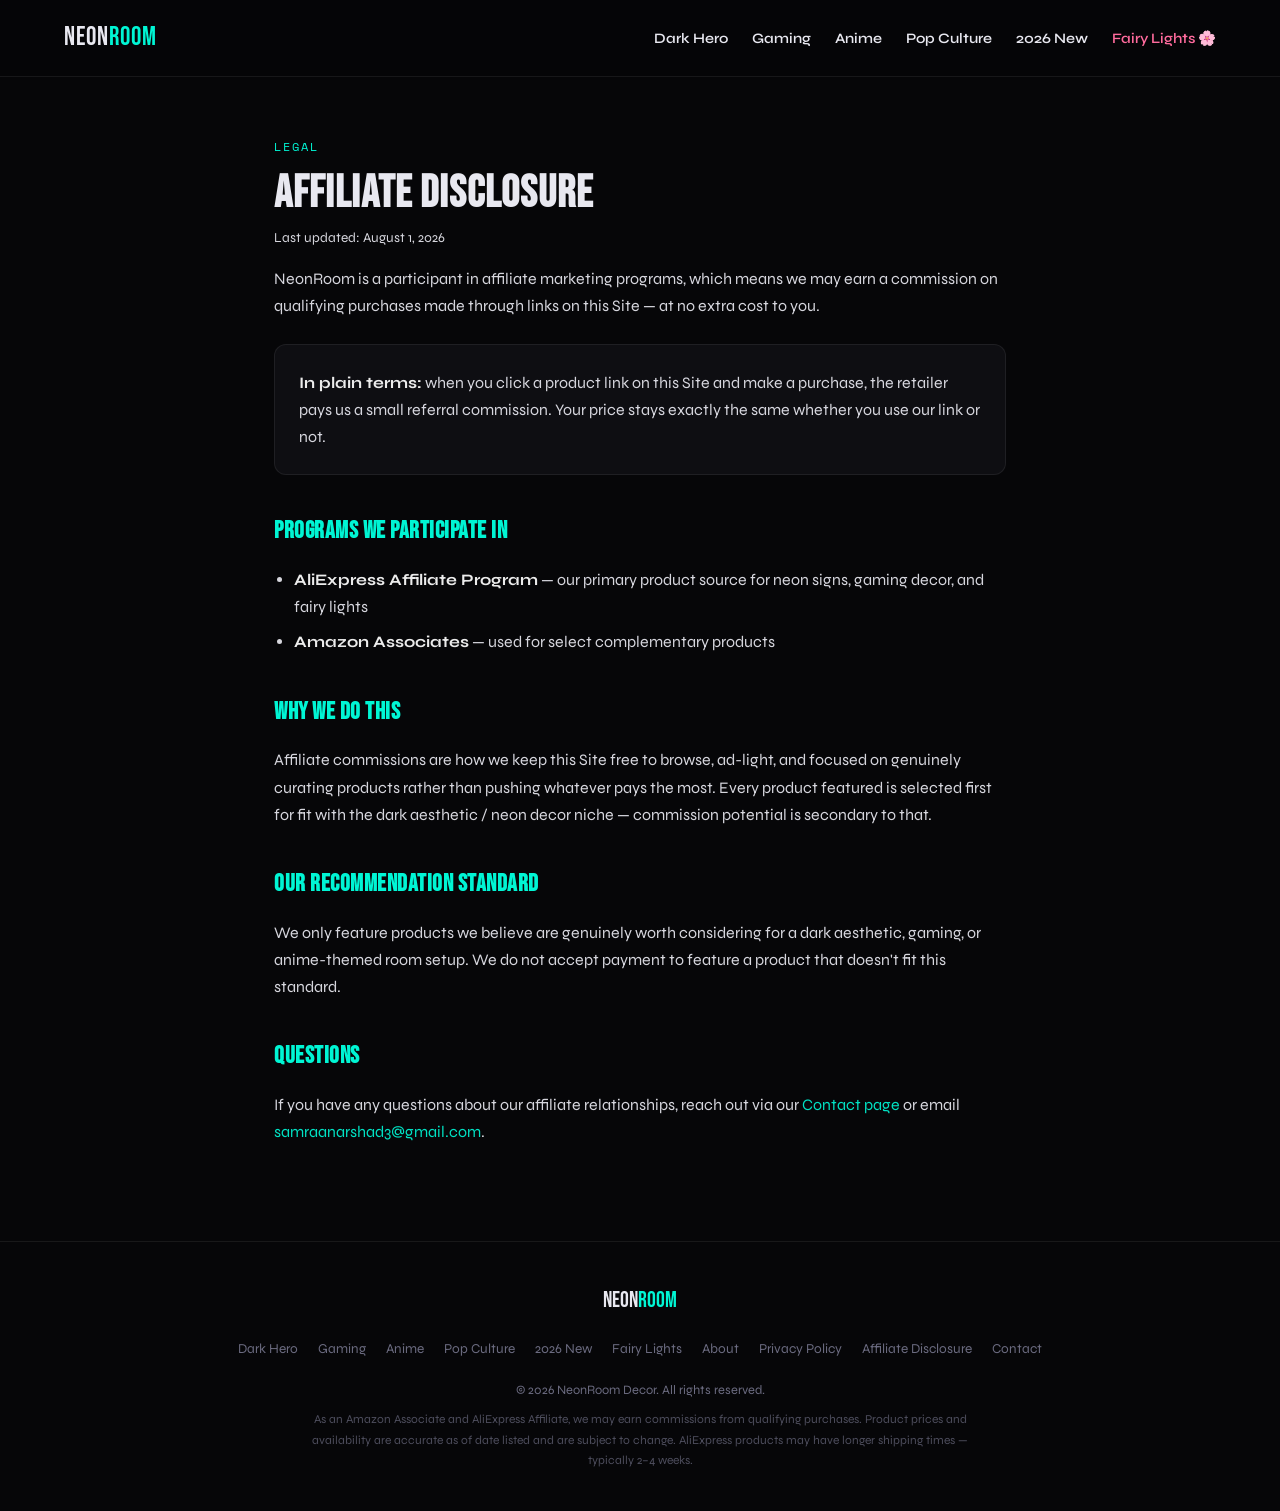
<file: affiliate-disclosure.html>
<!DOCTYPE html>
<html lang="en">
<head>
<!-- Google tag (gtag.js) -->
  
<script async src="https://www.googletagmanager.com/gtag/js?id=G-EM2YRTVDET"></script>
<script>
  window.dataLayer = window.dataLayer || [];
  function gtag(){dataLayer.push(arguments);}
  gtag('js', new Date());
  gtag('config', 'G-EM2YRTVDET');
</script>
<meta charset="UTF-8">
<meta name="viewport" content="width=device-width, initial-scale=1.0">
<title>Affiliate Disclosure | NeonRoom</title>
<meta property="og:title" content="Affiliate Disclosure | NeonRoom" />
<meta property="og:description" content="How NeonRoom earns commissions through affiliate links." />
<meta property="og:type" content="website" />
<meta property="og:site_name" content="NeonRoom" />

<link rel="preconnect" href="https://fonts.googleapis.com">
<link rel="preconnect" href="https://fonts.gstatic.com" crossorigin>
<link href="https://fonts.googleapis.com/css2?family=Bebas+Neue&family=Syne:wght@400;600;700;800&family=Space+Mono:wght@400;700&display=swap" rel="stylesheet">
<link rel="stylesheet" href="https://cdnjs.cloudflare.com/ajax/libs/font-awesome/6.0.0/css/all.min.css">

<style>
:root {
  --black:     #060608;
  --panel:     #0e0e12;
  --panel-2:   #14141a;
  --border:    rgba(255,255,255,0.07);
  --cyan:      #00f5d4;
  --purple:    #c026d3;
  --red:       #ff2d55;
  --gold:      #f0b429;
  --text:      #e8e8f0;
  --muted:     #6b6b80;
  --font-head: 'Bebas Neue', sans-serif;
  --font-body: 'Syne', sans-serif;
  --font-mono: 'Space Mono', monospace;
}
*, *::before, *::after { box-sizing: border-box; margin: 0; padding: 0; }
html { scroll-behavior: smooth; }
body {
  background: var(--black);
  color: var(--text);
  font-family: var(--font-body);
  line-height: 1.7;
}
a { color: var(--cyan); text-decoration: none; }
a:hover { text-decoration: underline; }

/* NAVBAR */
.navbar {
  position: sticky; top: 0; z-index: 100;
  background: rgba(6,6,8,0.9);
  backdrop-filter: blur(10px);
  border-bottom: 1px solid var(--border);
}
.nav-inner {
  max-width: 1200px; margin: 0 auto; padding: 16px 24px;
  display: flex; align-items: center; justify-content: space-between;
}
.logo { font-family: var(--font-head); font-size: 1.6rem; letter-spacing: 1px; }
.logo em { font-style: normal; color: var(--cyan); }
.menu-toggle { display: none; background: none; border: none; color: var(--text); font-size: 1.5rem; cursor: pointer; }
.nav-links { list-style: none; display: flex; gap: 24px; flex-wrap: wrap; }
.nav-links a { color: var(--text); font-size: 0.9rem; font-weight: 600; }
.nav-links a:hover { color: var(--cyan); text-decoration: none; }
@media (max-width: 800px) {
  .menu-toggle { display: block; }
  .nav-links { display: none; width: 100%; flex-direction: column; gap: 12px; padding-top: 12px; }
  .nav-links.open { display: flex; }
}

/* LEGAL PAGE CONTENT */
.legal-wrap {
  max-width: 780px; margin: 0 auto; padding: 60px 24px 80px;
}
.legal-eyebrow {
  font-family: var(--font-mono); text-transform: uppercase; letter-spacing: 2px;
  color: var(--cyan); font-size: 0.75rem; margin-bottom: 12px;
}
.legal-title {
  font-family: var(--font-head); font-size: 2.8rem; letter-spacing: 1px;
  margin-bottom: 8px; line-height: 1.1;
}
.legal-updated { color: var(--muted); font-size: 0.85rem; margin-bottom: 40px; }
.legal-wrap h2 {
  font-family: var(--font-head); font-size: 1.5rem; letter-spacing: 0.5px;
  color: var(--cyan); margin: 36px 0 14px;
}
.legal-wrap p { margin-bottom: 16px; color: var(--text); opacity: 0.92; }
.legal-wrap ul { margin: 0 0 16px 20px; }
.legal-wrap li { margin-bottom: 8px; opacity: 0.92; }
.legal-wrap strong { color: #fff; }
.legal-card {
  background: var(--panel); border: 1px solid var(--border); border-radius: 12px;
  padding: 24px; margin: 24px 0;
}
.contact-form { display: flex; flex-direction: column; gap: 14px; margin-top: 24px; }
.contact-form input, .contact-form textarea {
  background: var(--panel-2); border: 1px solid var(--border); border-radius: 8px;
  padding: 14px; color: var(--text); font-family: var(--font-body); font-size: 0.95rem;
}
.contact-form textarea { min-height: 140px; resize: vertical; }
.contact-form button {
  background: var(--cyan); color: #060608; border: none; border-radius: 8px;
  padding: 14px; font-family: var(--font-body); font-weight: 700; font-size: 0.95rem;
  cursor: pointer; letter-spacing: 0.5px;
}
.contact-form button:hover { opacity: 0.9; }
.contact-alt { margin-top: 28px; padding-top: 24px; border-top: 1px solid var(--border); }

/* FOOTER */
footer {
  border-top: 1px solid var(--border); padding: 40px 24px; text-align: center;
}
.footer-logo { font-family: var(--font-head); font-size: 1.4rem; margin-bottom: 16px; }
.footer-logo em { font-style: normal; color: var(--cyan); }
.footer-links { display: flex; justify-content: center; gap: 20px; flex-wrap: wrap; margin-bottom: 20px; }
.footer-links a { color: var(--muted); font-size: 0.85rem; }
.footer-links a:hover { color: var(--cyan); text-decoration: none; }
.footer-copy { color: var(--muted); font-size: 0.8rem; margin-bottom: 8px; }
.disclaimer { color: var(--muted); font-size: 0.75rem; max-width: 700px; margin: 0 auto; opacity: 0.7; }
</style>
</head>
<body>

<nav class="navbar">
  <div class="nav-inner">
    <div class="logo">NEON<em>ROOM</em></div>
    <button class="menu-toggle" id="menu-toggle" aria-label="Toggle menu">☰</button>
    <ul class="nav-links" id="nav-links">
      <li><a href="index.html#dark-hero">Dark Hero</a></li>
      <li><a href="index.html#gaming">Gaming</a></li>
      <li><a href="index.html#anime">Anime</a></li>
      <li><a href="index.html#movie">Pop Culture</a></li>
      <li><a href="index.html#new-collection">2026 New</a></li>
      <li><a href="index.html#fairy-lights" style="color:#ff6b9d;">Fairy Lights 🌸</a></li>
    </ul>
  </div>
</nav>

<div class="legal-wrap">
  <div class="legal-eyebrow">Legal</div>
  <h1 class="legal-title">Affiliate Disclosure</h1>
  <p class="legal-updated">Last updated: August 1, 2026</p>

  <p>NeonRoom is a participant in affiliate marketing programs, which means we may earn a commission on qualifying purchases made through links on this Site — at no extra cost to you.</p>

  <div class="legal-card">
    <p style="margin-bottom:0;"><strong>In plain terms:</strong> when you click a product link on this Site and make a purchase, the retailer pays us a small referral commission. Your price stays exactly the same whether you use our link or not.</p>
  </div>

  <h2>Programs We Participate In</h2>
  <ul>
    <li><strong>AliExpress Affiliate Program</strong> — our primary product source for neon signs, gaming decor, and fairy lights</li>
    <li><strong>Amazon Associates</strong> — used for select complementary products</li>
  </ul>

  <h2>Why We Do This</h2>
  <p>Affiliate commissions are how we keep this Site free to browse, ad-light, and focused on genuinely curating products rather than pushing whatever pays the most. Every product featured is selected first for fit with the dark aesthetic / neon decor niche — commission potential is secondary to that.</p>

  <h2>Our Recommendation Standard</h2>
  <p>We only feature products we believe are genuinely worth considering for a dark aesthetic, gaming, or anime-themed room setup. We do not accept payment to feature a product that doesn't fit this standard.</p>

  <h2>Questions</h2>
  <p>If you have any questions about our affiliate relationships, reach out via our <a href="contact.html">Contact page</a> or email <a href="mailto:samraanarshad3@gmail.com">samraanarshad3@gmail.com</a>.</p>
</div>

<footer>
  <div class="footer-logo">NEON<em>ROOM</em></div>
  <div class="footer-links">
    <a href="index.html#dark-hero">Dark Hero</a>
    <a href="index.html#gaming">Gaming</a>
    <a href="index.html#anime">Anime</a>
    <a href="index.html#movie">Pop Culture</a>
    <a href="index.html#new-collection">2026 New</a>
    <a href="index.html#fairy-lights">Fairy Lights</a>
    <a href="index.html#about">About</a>
    <a href="privacy-policy.html">Privacy Policy</a>
    <a href="affiliate-disclosure.html">Affiliate Disclosure</a>
    <a href="contact.html">Contact</a>
  </div>
  <p class="footer-copy">© 2026 NeonRoom Decor. All rights reserved.</p>
  <p class="disclaimer">As an Amazon Associate and AliExpress Affiliate, we may earn commissions from qualifying purchases. Product prices and availability are accurate as of date listed and are subject to change. AliExpress products may have longer shipping times — typically 2–4 weeks.</p>
</footer>

<script>
const toggle = document.getElementById('menu-toggle');
const navLinks = document.getElementById('nav-links');
toggle.addEventListener('click', () => navLinks.classList.toggle('open'));
</script>
</body>
</html>
</file>
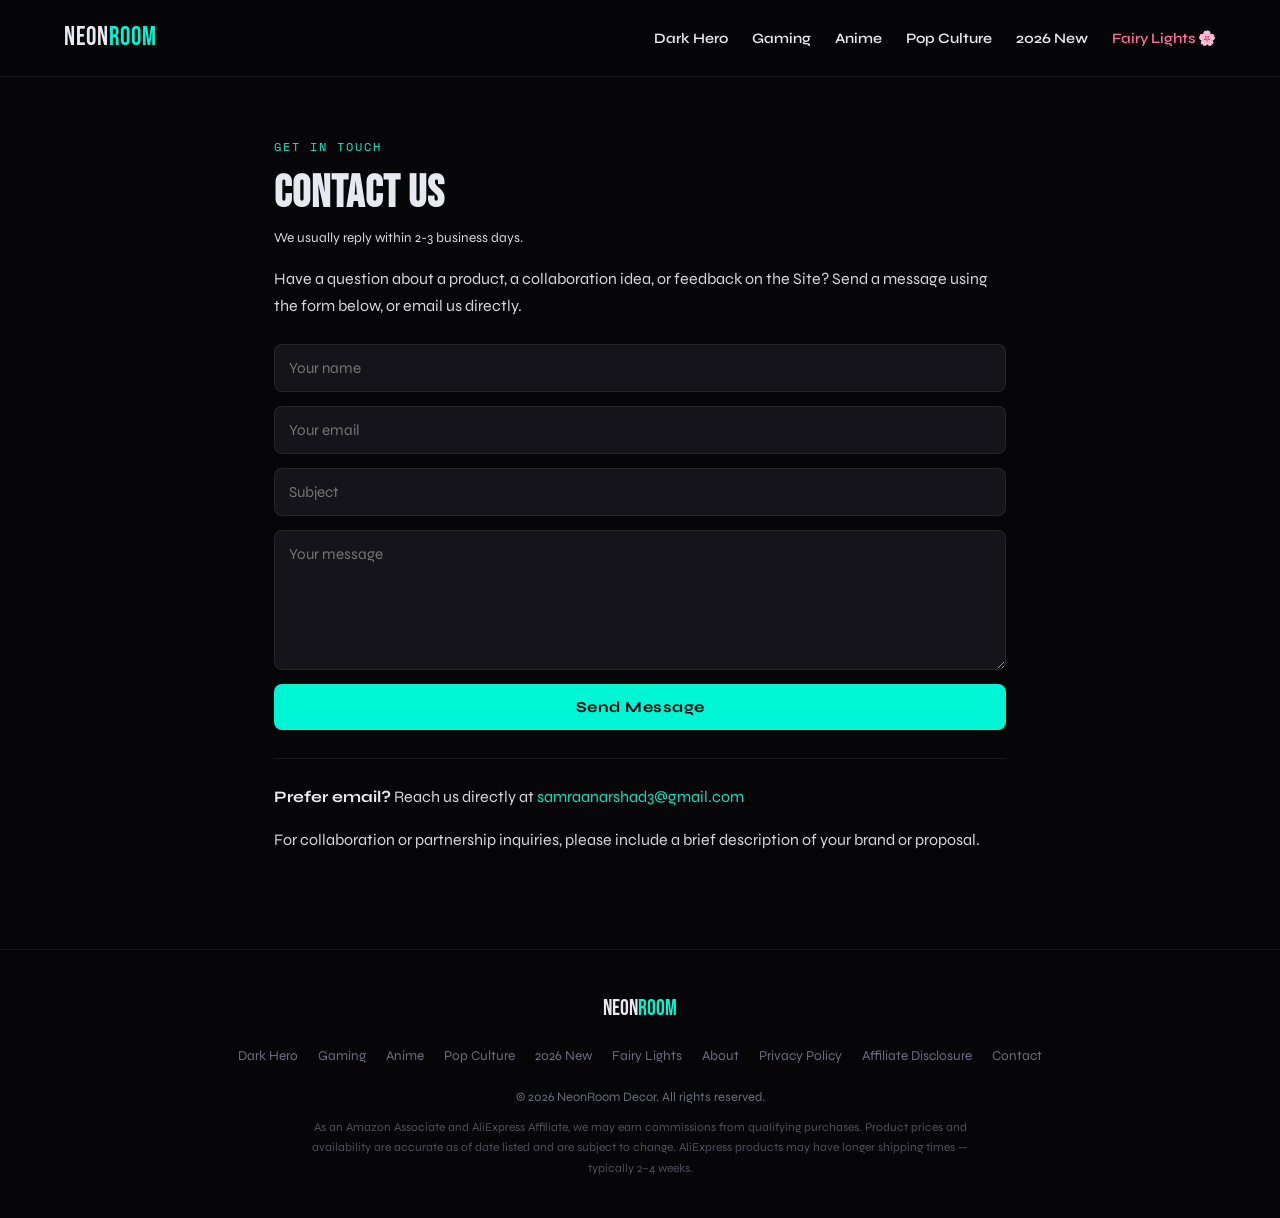
<file: contact.html>
<!DOCTYPE html>
<html lang="en">
<head>
<!-- Google tag (gtag.js) -->
<script async src="https://www.googletagmanager.com/gtag/js?id=G-EM2YRTVDET"></script>
<script>
  window.dataLayer = window.dataLayer || [];
  function gtag(){dataLayer.push(arguments);}
  gtag('js', new Date());
  gtag('config', 'G-EM2YRTVDET');
</script>
<meta charset="UTF-8">
<meta name="viewport" content="width=device-width, initial-scale=1.0">
<title>Contact | NeonRoom</title>
<meta property="og:title" content="Contact NeonRoom" />
<meta property="og:description" content="Get in touch with the NeonRoom team." />
<meta property="og:type" content="website" />
<meta property="og:site_name" content="NeonRoom" />

<link rel="preconnect" href="https://fonts.googleapis.com">
<link rel="preconnect" href="https://fonts.gstatic.com" crossorigin>
<link href="https://fonts.googleapis.com/css2?family=Bebas+Neue&family=Syne:wght@400;600;700;800&family=Space+Mono:wght@400;700&display=swap" rel="stylesheet">
<link rel="stylesheet" href="https://cdnjs.cloudflare.com/ajax/libs/font-awesome/6.0.0/css/all.min.css">

<style>
:root {
  --black:     #060608;
  --panel:     #0e0e12;
  --panel-2:   #14141a;
  --border:    rgba(255,255,255,0.07);
  --cyan:      #00f5d4;
  --purple:    #c026d3;
  --red:       #ff2d55;
  --gold:      #f0b429;
  --text:      #e8e8f0;
  --muted:     #6b6b80;
  --font-head: 'Bebas Neue', sans-serif;
  --font-body: 'Syne', sans-serif;
  --font-mono: 'Space Mono', monospace;
}
*, *::before, *::after { box-sizing: border-box; margin: 0; padding: 0; }
html { scroll-behavior: smooth; }
body {
  background: var(--black);
  color: var(--text);
  font-family: var(--font-body);
  line-height: 1.7;
}
a { color: var(--cyan); text-decoration: none; }
a:hover { text-decoration: underline; }

/* NAVBAR */
.navbar {
  position: sticky; top: 0; z-index: 100;
  background: rgba(6,6,8,0.9);
  backdrop-filter: blur(10px);
  border-bottom: 1px solid var(--border);
}
.nav-inner {
  max-width: 1200px; margin: 0 auto; padding: 16px 24px;
  display: flex; align-items: center; justify-content: space-between;
}
.logo { font-family: var(--font-head); font-size: 1.6rem; letter-spacing: 1px; }
.logo em { font-style: normal; color: var(--cyan); }
.menu-toggle { display: none; background: none; border: none; color: var(--text); font-size: 1.5rem; cursor: pointer; }
.nav-links { list-style: none; display: flex; gap: 24px; flex-wrap: wrap; }
.nav-links a { color: var(--text); font-size: 0.9rem; font-weight: 600; }
.nav-links a:hover { color: var(--cyan); text-decoration: none; }
@media (max-width: 800px) {
  .menu-toggle { display: block; }
  .nav-links { display: none; width: 100%; flex-direction: column; gap: 12px; padding-top: 12px; }
  .nav-links.open { display: flex; }
}

/* LEGAL PAGE CONTENT */
.legal-wrap {
  max-width: 780px; margin: 0 auto; padding: 60px 24px 80px;
}
.legal-eyebrow {
  font-family: var(--font-mono); text-transform: uppercase; letter-spacing: 2px;
  color: var(--cyan); font-size: 0.75rem; margin-bottom: 12px;
}
.legal-title {
  font-family: var(--font-head); font-size: 2.8rem; letter-spacing: 1px;
  margin-bottom: 8px; line-height: 1.1;
}
.legal-updated { color: var(--muted); font-size: 0.85rem; margin-bottom: 40px; }
.legal-wrap h2 {
  font-family: var(--font-head); font-size: 1.5rem; letter-spacing: 0.5px;
  color: var(--cyan); margin: 36px 0 14px;
}
.legal-wrap p { margin-bottom: 16px; color: var(--text); opacity: 0.92; }
.legal-wrap ul { margin: 0 0 16px 20px; }
.legal-wrap li { margin-bottom: 8px; opacity: 0.92; }
.legal-wrap strong { color: #fff; }
.legal-card {
  background: var(--panel); border: 1px solid var(--border); border-radius: 12px;
  padding: 24px; margin: 24px 0;
}
.contact-form { display: flex; flex-direction: column; gap: 14px; margin-top: 24px; }
.contact-form input, .contact-form textarea {
  background: var(--panel-2); border: 1px solid var(--border); border-radius: 8px;
  padding: 14px; color: var(--text); font-family: var(--font-body); font-size: 0.95rem;
}
.contact-form textarea { min-height: 140px; resize: vertical; }
.contact-form button {
  background: var(--cyan); color: #060608; border: none; border-radius: 8px;
  padding: 14px; font-family: var(--font-body); font-weight: 700; font-size: 0.95rem;
  cursor: pointer; letter-spacing: 0.5px;
}
.contact-form button:hover { opacity: 0.9; }
.contact-alt { margin-top: 28px; padding-top: 24px; border-top: 1px solid var(--border); }

/* FOOTER */
footer {
  border-top: 1px solid var(--border); padding: 40px 24px; text-align: center;
}
.footer-logo { font-family: var(--font-head); font-size: 1.4rem; margin-bottom: 16px; }
.footer-logo em { font-style: normal; color: var(--cyan); }
.footer-links { display: flex; justify-content: center; gap: 20px; flex-wrap: wrap; margin-bottom: 20px; }
.footer-links a { color: var(--muted); font-size: 0.85rem; }
.footer-links a:hover { color: var(--cyan); text-decoration: none; }
.footer-copy { color: var(--muted); font-size: 0.8rem; margin-bottom: 8px; }
.disclaimer { color: var(--muted); font-size: 0.75rem; max-width: 700px; margin: 0 auto; opacity: 0.7; }
</style>
</head>
<body>

<nav class="navbar">
  <div class="nav-inner">
    <div class="logo">NEON<em>ROOM</em></div>
    <button class="menu-toggle" id="menu-toggle" aria-label="Toggle menu">☰</button>
    <ul class="nav-links" id="nav-links">
      <li><a href="index.html#dark-hero">Dark Hero</a></li>
      <li><a href="index.html#gaming">Gaming</a></li>
      <li><a href="index.html#anime">Anime</a></li>
      <li><a href="index.html#movie">Pop Culture</a></li>
      <li><a href="index.html#new-collection">2026 New</a></li>
      <li><a href="index.html#fairy-lights" style="color:#ff6b9d;">Fairy Lights 🌸</a></li>
    </ul>
  </div>
</nav>

<div class="legal-wrap">
  <div class="legal-eyebrow">Get in Touch</div>
  <h1 class="legal-title">Contact Us</h1>
  <p class="legal-updated">We usually reply within 2-3 business days.</p>

  <p>Have a question about a product, a collaboration idea, or feedback on the Site? Send a message using the form below, or email us directly.</p>

  <form class="contact-form" action="https://formspree.io/f/YOUR_FORM_ID" method="POST">
    <input type="text" name="name" placeholder="Your name" required>
    <input type="email" name="email" placeholder="Your email" required>
    <input type="text" name="subject" placeholder="Subject">
    <textarea name="message" placeholder="Your message" required></textarea>
    <button type="submit">Send Message</button>
  </form>

  <div class="contact-alt">
    <p><strong>Prefer email?</strong> Reach us directly at <a href="mailto:samraanarshad3@gmail.com">samraanarshad3@gmail.com</a></p>
    <p>For collaboration or partnership inquiries, please include a brief description of your brand or proposal.</p>
  </div>
</div>

<footer>
  <div class="footer-logo">NEON<em>ROOM</em></div>
  <div class="footer-links">
    <a href="index.html#dark-hero">Dark Hero</a>
    <a href="index.html#gaming">Gaming</a>
    <a href="index.html#anime">Anime</a>
    <a href="index.html#movie">Pop Culture</a>
    <a href="index.html#new-collection">2026 New</a>
    <a href="index.html#fairy-lights">Fairy Lights</a>
    <a href="index.html#about">About</a>
    <a href="privacy-policy.html">Privacy Policy</a>
    <a href="affiliate-disclosure.html">Affiliate Disclosure</a>
    <a href="contact.html">Contact</a>
  </div>
  <p class="footer-copy">© 2026 NeonRoom Decor. All rights reserved.</p>
  <p class="disclaimer">As an Amazon Associate and AliExpress Affiliate, we may earn commissions from qualifying purchases. Product prices and availability are accurate as of date listed and are subject to change. AliExpress products may have longer shipping times — typically 2–4 weeks.</p>
</footer>

<script>
const toggle = document.getElementById('menu-toggle');
const navLinks = document.getElementById('nav-links');
toggle.addEventListener('click', () => navLinks.classList.toggle('open'));
</script>
</body>
</html>
</file>
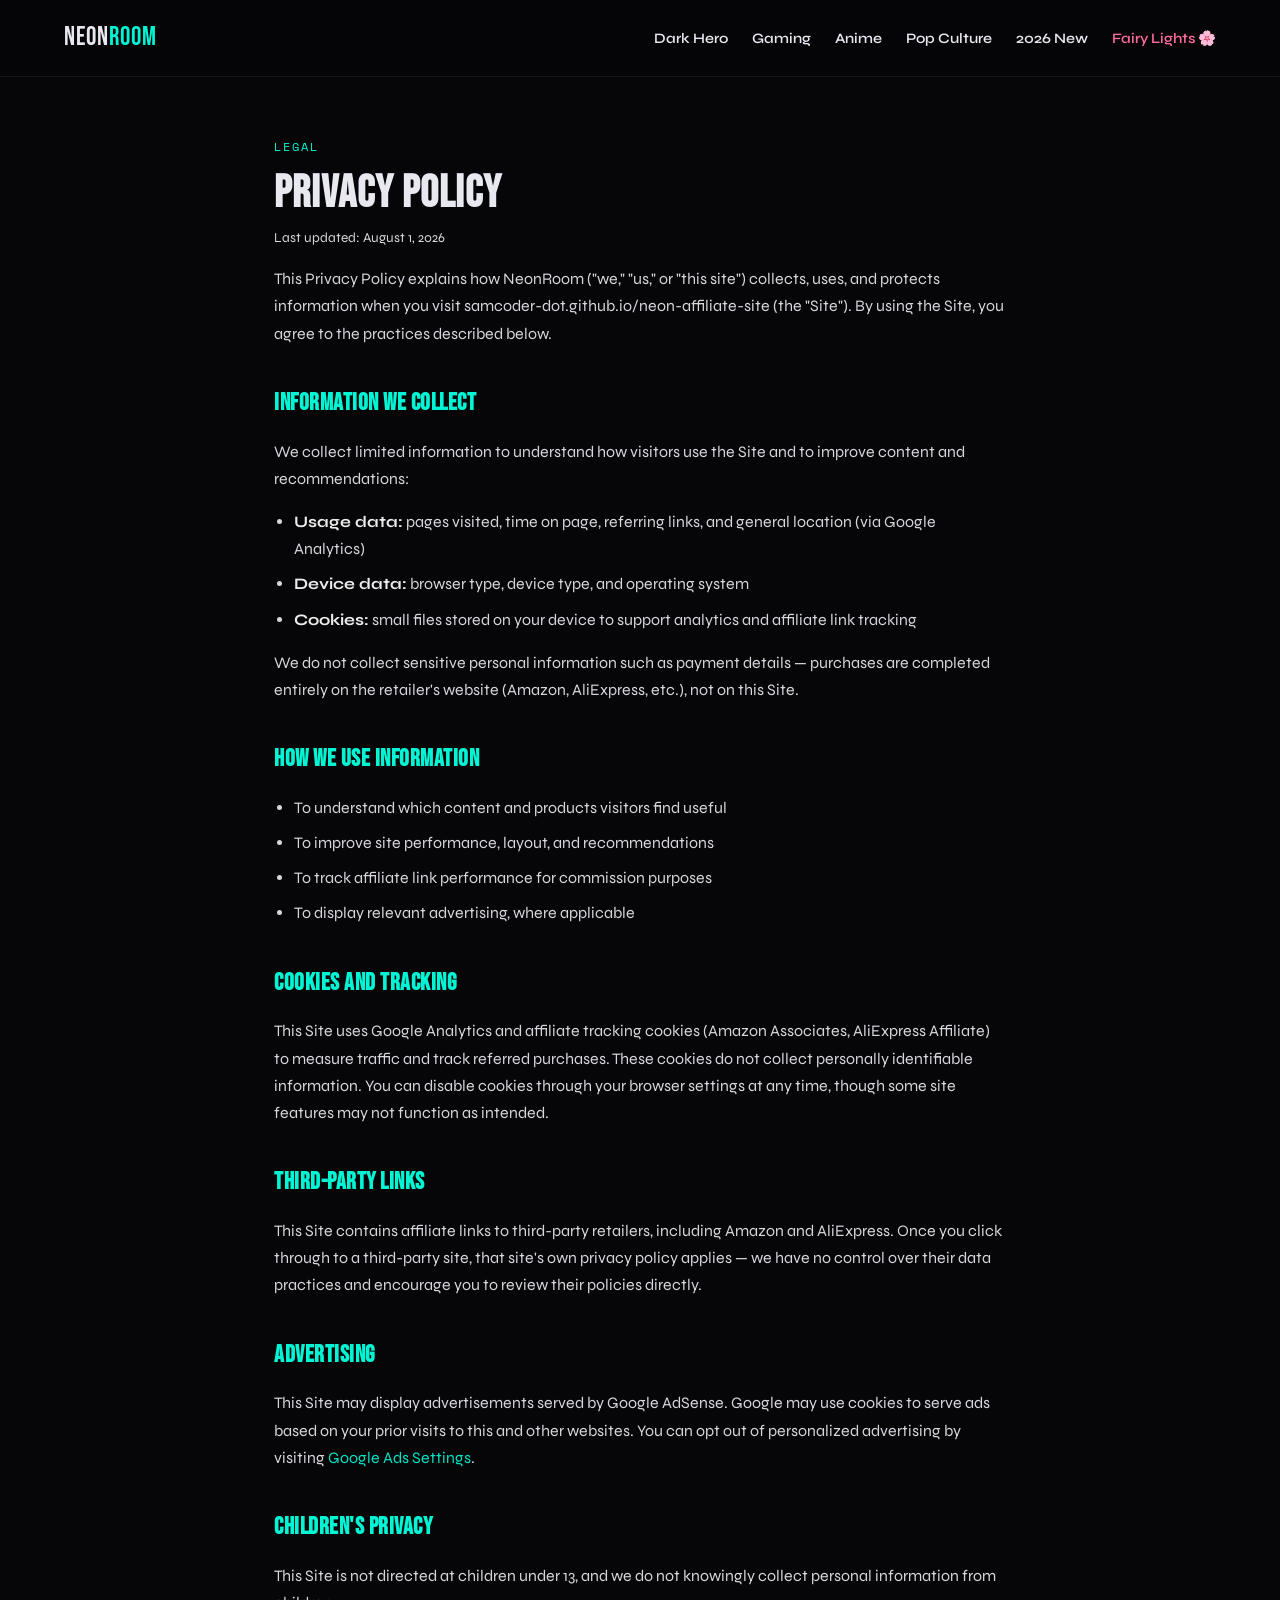
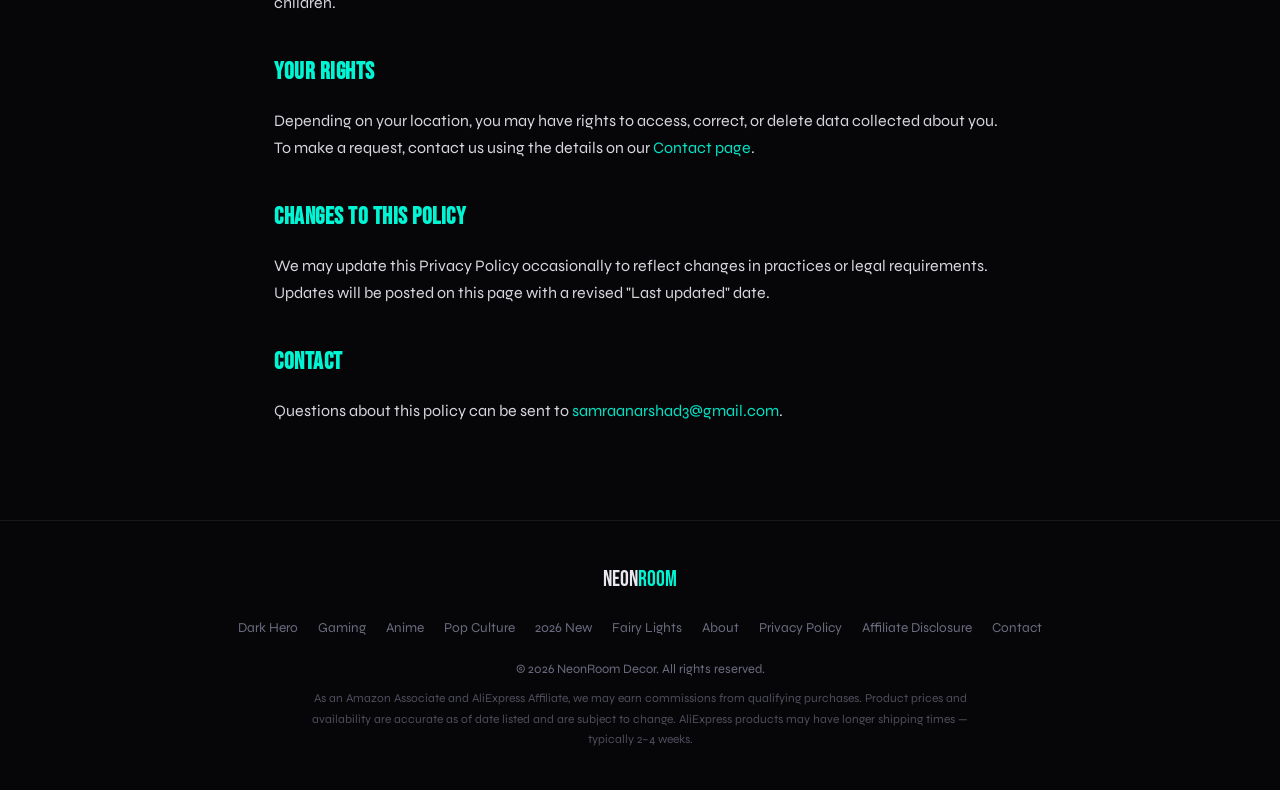
<file: privacy-policy.html>
<!DOCTYPE html>
<html lang="en">
<head>
<!-- Google tag (gtag.js) -->
<script async src="https://www.googletagmanager.com/gtag/js?id=G-EM2YRTVDET"></script>
<script>
  window.dataLayer = window.dataLayer || [];
  function gtag(){dataLayer.push(arguments);}
  gtag('js', new Date());
  gtag('config', 'G-EM2YRTVDET');
</script>
<meta charset="UTF-8">
<meta name="viewport" content="width=device-width, initial-scale=1.0">
<title>Privacy Policy | NeonRoom</title>
<meta property="og:title" content="Privacy Policy | NeonRoom" />
<meta property="og:description" content="How NeonRoom collects, uses, and protects visitor information." />
<meta property="og:type" content="website" />
<meta property="og:site_name" content="NeonRoom" />

<link rel="preconnect" href="https://fonts.googleapis.com">
<link rel="preconnect" href="https://fonts.gstatic.com" crossorigin>
<link href="https://fonts.googleapis.com/css2?family=Bebas+Neue&family=Syne:wght@400;600;700;800&family=Space+Mono:wght@400;700&display=swap" rel="stylesheet">
<link rel="stylesheet" href="https://cdnjs.cloudflare.com/ajax/libs/font-awesome/6.0.0/css/all.min.css">

<style>
:root {
  --black:     #060608;
  --panel:     #0e0e12;
  --panel-2:   #14141a;
  --border:    rgba(255,255,255,0.07);
  --cyan:      #00f5d4;
  --purple:    #c026d3;
  --red:       #ff2d55;
  --gold:      #f0b429;
  --text:      #e8e8f0;
  --muted:     #6b6b80;
  --font-head: 'Bebas Neue', sans-serif;
  --font-body: 'Syne', sans-serif;
  --font-mono: 'Space Mono', monospace;
}
*, *::before, *::after { box-sizing: border-box; margin: 0; padding: 0; }
html { scroll-behavior: smooth; }
body {
  background: var(--black);
  color: var(--text);
  font-family: var(--font-body);
  line-height: 1.7;
}
a { color: var(--cyan); text-decoration: none; }
a:hover { text-decoration: underline; }

/* NAVBAR */
.navbar {
  position: sticky; top: 0; z-index: 100;
  background: rgba(6,6,8,0.9);
  backdrop-filter: blur(10px);
  border-bottom: 1px solid var(--border);
}
.nav-inner {
  max-width: 1200px; margin: 0 auto; padding: 16px 24px;
  display: flex; align-items: center; justify-content: space-between;
}
.logo { font-family: var(--font-head); font-size: 1.6rem; letter-spacing: 1px; }
.logo em { font-style: normal; color: var(--cyan); }
.menu-toggle { display: none; background: none; border: none; color: var(--text); font-size: 1.5rem; cursor: pointer; }
.nav-links { list-style: none; display: flex; gap: 24px; flex-wrap: wrap; }
.nav-links a { color: var(--text); font-size: 0.9rem; font-weight: 600; }
.nav-links a:hover { color: var(--cyan); text-decoration: none; }
@media (max-width: 800px) {
  .menu-toggle { display: block; }
  .nav-links { display: none; width: 100%; flex-direction: column; gap: 12px; padding-top: 12px; }
  .nav-links.open { display: flex; }
}

/* LEGAL PAGE CONTENT */
.legal-wrap {
  max-width: 780px; margin: 0 auto; padding: 60px 24px 80px;
}
.legal-eyebrow {
  font-family: var(--font-mono); text-transform: uppercase; letter-spacing: 2px;
  color: var(--cyan); font-size: 0.75rem; margin-bottom: 12px;
}
.legal-title {
  font-family: var(--font-head); font-size: 2.8rem; letter-spacing: 1px;
  margin-bottom: 8px; line-height: 1.1;
}
.legal-updated { color: var(--muted); font-size: 0.85rem; margin-bottom: 40px; }
.legal-wrap h2 {
  font-family: var(--font-head); font-size: 1.5rem; letter-spacing: 0.5px;
  color: var(--cyan); margin: 36px 0 14px;
}
.legal-wrap p { margin-bottom: 16px; color: var(--text); opacity: 0.92; }
.legal-wrap ul { margin: 0 0 16px 20px; }
.legal-wrap li { margin-bottom: 8px; opacity: 0.92; }
.legal-wrap strong { color: #fff; }
.legal-card {
  background: var(--panel); border: 1px solid var(--border); border-radius: 12px;
  padding: 24px; margin: 24px 0;
}
.contact-form { display: flex; flex-direction: column; gap: 14px; margin-top: 24px; }
.contact-form input, .contact-form textarea {
  background: var(--panel-2); border: 1px solid var(--border); border-radius: 8px;
  padding: 14px; color: var(--text); font-family: var(--font-body); font-size: 0.95rem;
}
.contact-form textarea { min-height: 140px; resize: vertical; }
.contact-form button {
  background: var(--cyan); color: #060608; border: none; border-radius: 8px;
  padding: 14px; font-family: var(--font-body); font-weight: 700; font-size: 0.95rem;
  cursor: pointer; letter-spacing: 0.5px;
}
.contact-form button:hover { opacity: 0.9; }
.contact-alt { margin-top: 28px; padding-top: 24px; border-top: 1px solid var(--border); }

/* FOOTER */
footer {
  border-top: 1px solid var(--border); padding: 40px 24px; text-align: center;
}
.footer-logo { font-family: var(--font-head); font-size: 1.4rem; margin-bottom: 16px; }
.footer-logo em { font-style: normal; color: var(--cyan); }
.footer-links { display: flex; justify-content: center; gap: 20px; flex-wrap: wrap; margin-bottom: 20px; }
.footer-links a { color: var(--muted); font-size: 0.85rem; }
.footer-links a:hover { color: var(--cyan); text-decoration: none; }
.footer-copy { color: var(--muted); font-size: 0.8rem; margin-bottom: 8px; }
.disclaimer { color: var(--muted); font-size: 0.75rem; max-width: 700px; margin: 0 auto; opacity: 0.7; }
</style>
</head>
<body>

<nav class="navbar">
  <div class="nav-inner">
    <div class="logo">NEON<em>ROOM</em></div>
    <button class="menu-toggle" id="menu-toggle" aria-label="Toggle menu">☰</button>
    <ul class="nav-links" id="nav-links">
      <li><a href="index.html#dark-hero">Dark Hero</a></li>
      <li><a href="index.html#gaming">Gaming</a></li>
      <li><a href="index.html#anime">Anime</a></li>
      <li><a href="index.html#movie">Pop Culture</a></li>
      <li><a href="index.html#new-collection">2026 New</a></li>
      <li><a href="index.html#fairy-lights" style="color:#ff6b9d;">Fairy Lights 🌸</a></li>
    </ul>
  </div>
</nav>

<div class="legal-wrap">
  <div class="legal-eyebrow">Legal</div>
  <h1 class="legal-title">Privacy Policy</h1>
  <p class="legal-updated">Last updated: August 1, 2026</p>

  <p>This Privacy Policy explains how NeonRoom ("we," "us," or "this site") collects, uses, and protects information when you visit samcoder-dot.github.io/neon-affiliate-site (the "Site"). By using the Site, you agree to the practices described below.</p>

  <h2>Information We Collect</h2>
  <p>We collect limited information to understand how visitors use the Site and to improve content and recommendations:</p>
  <ul>
    <li><strong>Usage data:</strong> pages visited, time on page, referring links, and general location (via Google Analytics)</li>
    <li><strong>Device data:</strong> browser type, device type, and operating system</li>
    <li><strong>Cookies:</strong> small files stored on your device to support analytics and affiliate link tracking</li>
  </ul>
  <p>We do not collect sensitive personal information such as payment details — purchases are completed entirely on the retailer's website (Amazon, AliExpress, etc.), not on this Site.</p>

  <h2>How We Use Information</h2>
  <ul>
    <li>To understand which content and products visitors find useful</li>
    <li>To improve site performance, layout, and recommendations</li>
    <li>To track affiliate link performance for commission purposes</li>
    <li>To display relevant advertising, where applicable</li>
  </ul>

  <h2>Cookies and Tracking</h2>
  <p>This Site uses Google Analytics and affiliate tracking cookies (Amazon Associates, AliExpress Affiliate) to measure traffic and track referred purchases. These cookies do not collect personally identifiable information. You can disable cookies through your browser settings at any time, though some site features may not function as intended.</p>

  <h2>Third-Party Links</h2>
  <p>This Site contains affiliate links to third-party retailers, including Amazon and AliExpress. Once you click through to a third-party site, that site's own privacy policy applies — we have no control over their data practices and encourage you to review their policies directly.</p>

  <h2>Advertising</h2>
  <p>This Site may display advertisements served by Google AdSense. Google may use cookies to serve ads based on your prior visits to this and other websites. You can opt out of personalized advertising by visiting <a href="https://adssettings.google.com" target="_blank" rel="noopener">Google Ads Settings</a>.</p>

  <h2>Children's Privacy</h2>
  <p>This Site is not directed at children under 13, and we do not knowingly collect personal information from children.</p>

  <h2>Your Rights</h2>
  <p>Depending on your location, you may have rights to access, correct, or delete data collected about you. To make a request, contact us using the details on our <a href="contact.html">Contact page</a>.</p>

  <h2>Changes to This Policy</h2>
  <p>We may update this Privacy Policy occasionally to reflect changes in practices or legal requirements. Updates will be posted on this page with a revised "Last updated" date.</p>

  <h2>Contact</h2>
  <p>Questions about this policy can be sent to <a href="mailto:samraanarshad3@gmail.com">samraanarshad3@gmail.com</a>.</p>
</div>

  
<footer>
  <div class="footer-logo">NEON<em>ROOM</em></div>
  <div class="footer-links">
    <a href="index.html#dark-hero">Dark Hero</a>
    <a href="index.html#gaming">Gaming</a>
    <a href="index.html#anime">Anime</a>
    <a href="index.html#movie">Pop Culture</a>
    <a href="index.html#new-collection">2026 New</a>
    <a href="index.html#fairy-lights">Fairy Lights</a>
    <a href="index.html#about">About</a>
    <a href="privacy-policy.html">Privacy Policy</a>
    <a href="affiliate-disclosure.html">Affiliate Disclosure</a>
    <a href="contact.html">Contact</a>
  </div>
  <p class="footer-copy">© 2026 NeonRoom Decor. All rights reserved.</p>
  <p class="disclaimer">As an Amazon Associate and AliExpress Affiliate, we may earn commissions from qualifying purchases. Product prices and availability are accurate as of date listed and are subject to change. AliExpress products may have longer shipping times — typically 2–4 weeks.</p>
</footer>

<script>
const toggle = document.getElementById('menu-toggle');
const navLinks = document.getElementById('nav-links');
toggle.addEventListener('click', () => navLinks.classList.toggle('open'));
</script>
</body>
</html>
</file>
